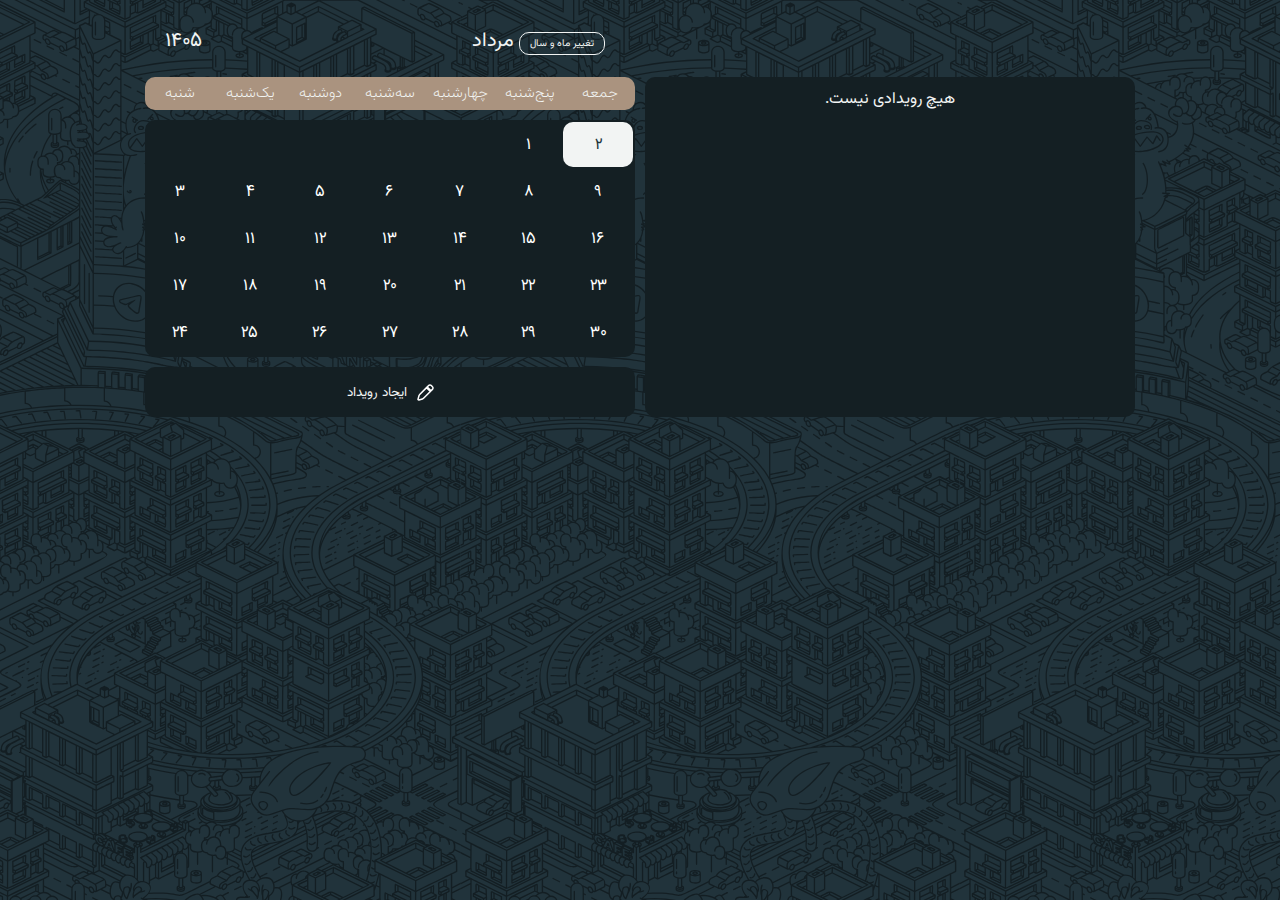
<file: index.html>
<!DOCTYPE html>
<html lang="en">
<head>
    <meta charset="UTF-8">
    <meta name="viewport" content="width=device-width, initial-scale=1.0">
    <link rel="stylesheet" href="./MainStyle.css">
    <title>Document</title>
</head>
<body>
    <div class="Container">
        <div class="CalendarBody">
            <div class="YearMonth">
                <span id="CurrentYear"></span>
                <span>
                    <span id="CurrentMonth"></span>
                    <div id="ChangeMonth" onclick="ShowChangingForm()">تغییر ماه و سال</div>
                </span>
                
            </div>
            <div class="DayName">
                <span>شنبه</span>
                <span>یک‌شنبه‌</span>
                <span>دوشنبه</span>
                <span>سه‌شنبه</span>
                <span>چهارشنبه</span>
                <span>پنج‌شنبه</span>
                <span>جمعه</span>
            </div>
            <table>
                <tbody id="CalBody">
                </tbody>
            </table>
            <button class="AddEvent"><div>ایجاد رویداد<img src="./Photos/pen-solid.svg" alt=""></div></button>

        </div>
        <div class="sprtr"></div>
        <div class="EventShow">
            <div class="payam">هیچ رویدادی نیست.</div>
        </div>
    </div>
    <div id="ChangingFormParent">
        <form class="ChangingForm">
            <input type="number" placeholder="سال" id="ThisYear" max="2000" min="1300">
            <input type="number" placeholder="ماه" id="ThisMonth" max="12" min="1">
            <div type="submit" class="submit-btn" onclick="LoadFromThis()">ثــبـت</div>
            <div type="submit" class="cancel-btn" onclick="HideChangingForm()">انصراف</div>
        </form>
    </div> 
    <script src="./DateCalendar.js"></script>
</body>
</html>
</file>
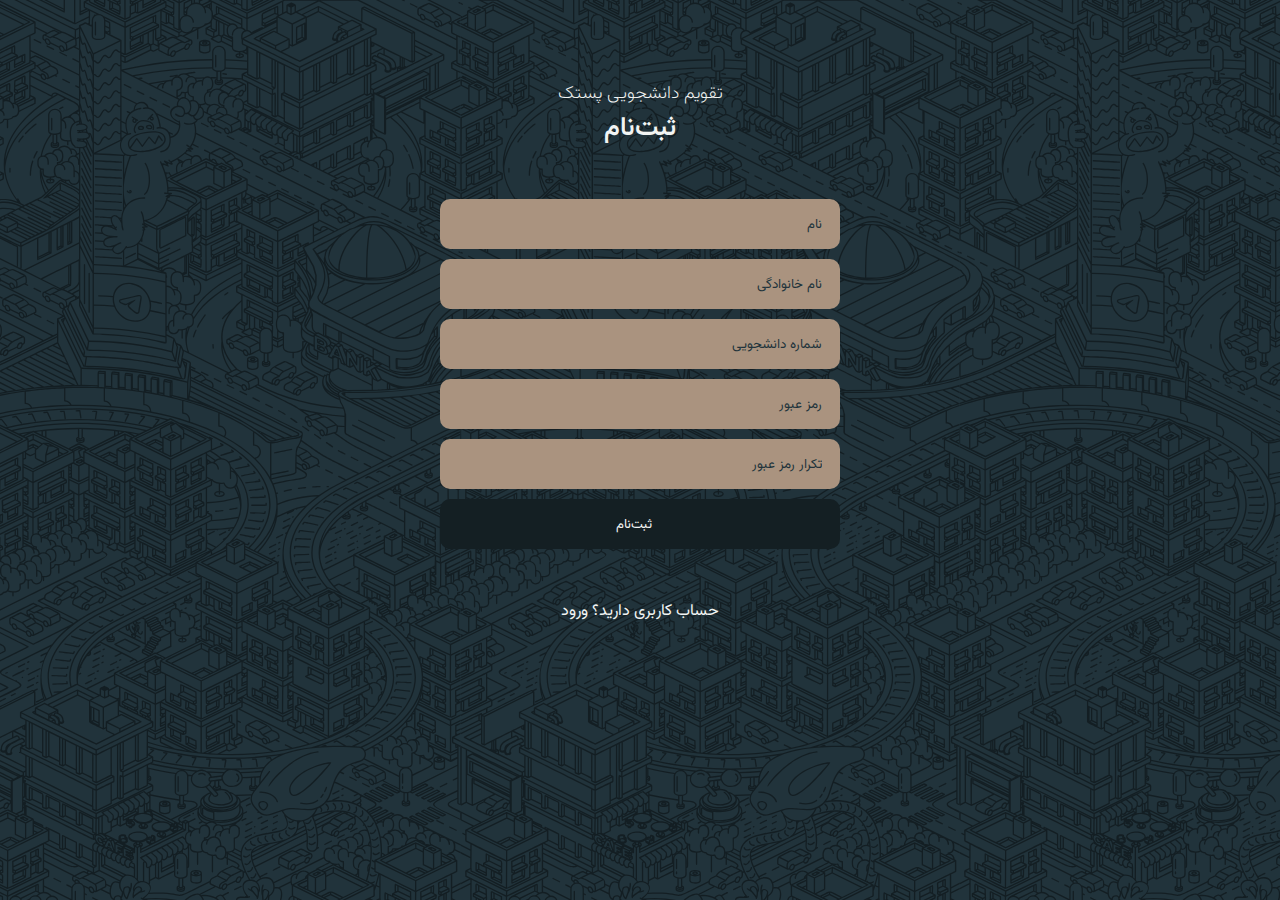
<file: 1.Register.html>
<!DOCTYPE html>
<html lang="en">
<head>
    <meta charset="UTF-8">
    <meta name="viewport" content="width=device-width, initial-scale=1.0">
    <title>ثبت‌نام</title>
    <link rel="stylesheet" href="./style.css">
</head>
<body>
    <div class="register-form">
        <div>تقویم دانشجویی پستک</div>
        <div>ثبت‌نام</div>
        <form>
            <input type="text" id="fname" name="fname" placeholder="نام" required><br>
            <input type="text" id="lname" name="lname" placeholder="نام خانوادگی" required><br>
            <input type="number" id="StuNum" name="StuNum" placeholder="شماره دانشجویی" max=9999999999 min="1111111111" required><br>
            <input type="password" id="password" name="password" placeholder="رمز عبور" required><br>
            <input type="password" id="re_password" name="re_password" placeholder="تکرار رمز عبور" required><br>
            <input type="submit" class="submit-btn" value="ثبت‌نام">
        </form>
        <div class="AccQs">
            <span>حساب کاربری دارید؟</span>
            <span onclick="window.location.href = '2.Login.html';">ورود</span>
        </div>
    </div>
</body>
</html>
</file>
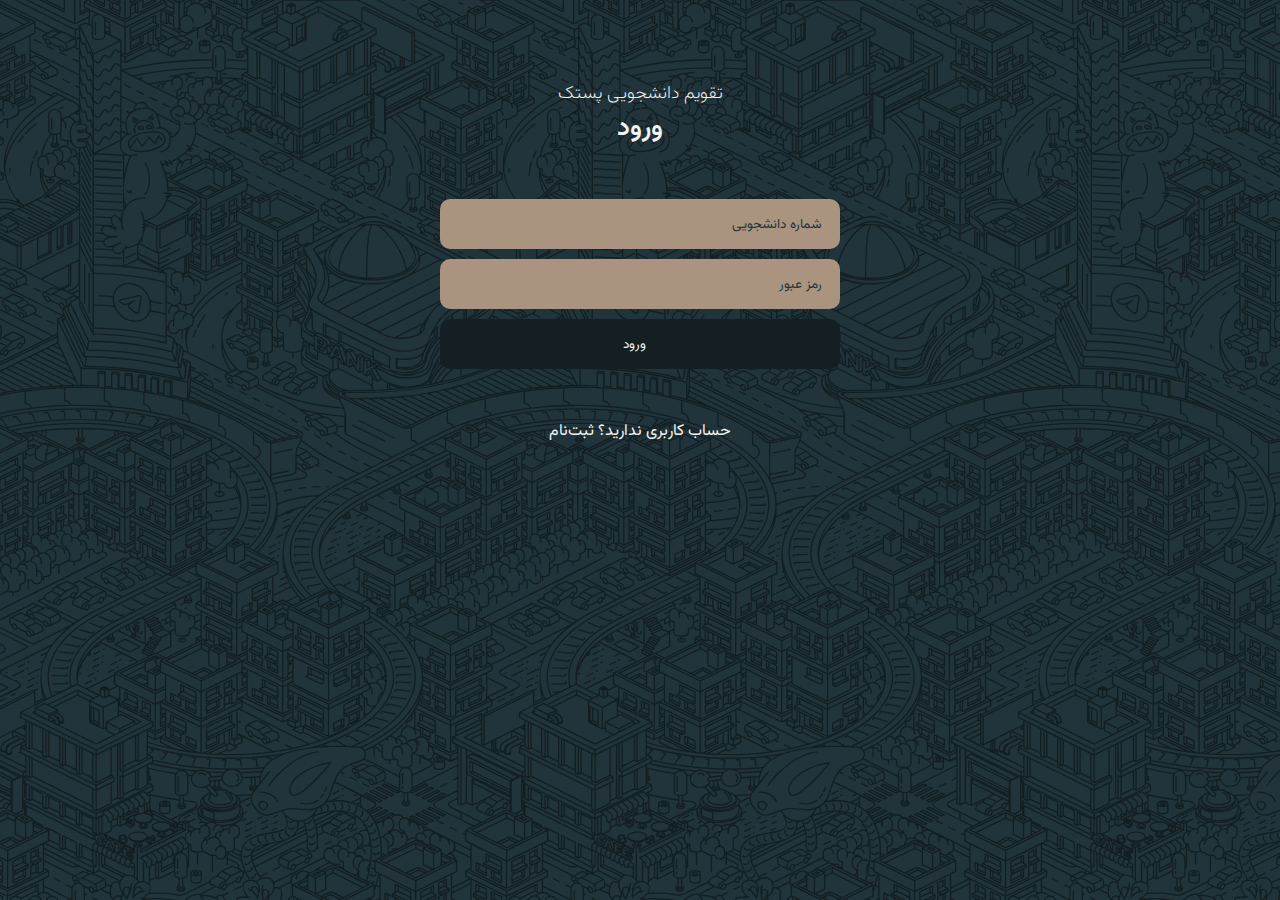
<file: 2.Login.html>
<!DOCTYPE html>
<html lang="en">
<head>
    <meta charset="UTF-8">
    <meta name="viewport" content="width=device-width, initial-scale=1.0">
    <title>ورود به حساب کاربری</title>
    <link rel="stylesheet" href="./style.css">
</head>
<body>
    <div class="register-form">
        <div>تقویم دانشجویی پستک</div>
        <div>ورود</div>
        <form>
            <input type="number" id="StuNum" name="StuNum" placeholder="شماره دانشجویی" max="9999999999" min="1111111111"><br>
            <input type="password" id="password" name="password" placeholder="رمز عبور" required><br>
            <input type="submit" class="submit-btn" value="ورود">
        </form>
        <div class="AccQs">
            <span>حساب کاربری ندارید؟</span>
            <span onclick="window.location.href = '1.Register.html';">ثبت‌نام</span>
        </div>
    </div>
</body>
</html>
</file>
<file: MainStyle.css>
@import url('https://fonts.googleapis.com/css2?family=Vazirmatn:wght@200;400;600;800&display=swap');
@font-face { font-family: FaNum; src: url('./IRANSansFaNum.ttf'); } 
*{
    font-family: 'Vazirmatn';
    -moz-box-sizing: border-box; 
    -webkit-box-sizing: border-box; 
    box-sizing: border-box; 
}
body{
    background-image: url("./Photos/‌Background\ Pattern.svg");
    background-color: #21333B;
    display: flex;
    justify-content: center;
    padding: 0;
    margin: 0;
    color: #F2F4F3;
}
.Container{
    display: flex;
    justify-content: center;
}
#CurrentYear{font-family: FaNum;}
.YearMonth{
    padding: 20px;
    font-size: 20px;
    display: inline-flex;
    justify-content: space-between;
}
#ChangeMonth{
    display: inline;
    border: 1px solid #F2F4F3;
    border-radius: 10px;
    font-size: 10px;
    padding: 3px 10px;
    margin-right: 10px;
    cursor: pointer;
}
.CalendarBody{
    margin: 5px;
    max-width: 490px;
    display:flex;
    flex-direction: column;
}
.DayName{
    text-align: center;
    background: #AA937F;
    border-radius: 10px;
    margin-bottom: 10px;
    display: flex;
    justify-content: space-around;
    overflow: hidden;
    padding: 5px 0px;
}
.DayName span{
    font-size: 15px;
    font-weight: 200;
    width: 70px;
}
table{
    background: #141F23;
    border-radius: 10px;
}
td{
    text-align: center;
    border: 0;
    color: #ffffff;
    margin-bottom: 10px;
    font-family: FaNum;
    border-radius: 10px;
    padding: 10px;
}
#CalBody td:hover{
    background-color: #21333B;
}
.AddEvent{
    margin-top: 10px;
    height: 50px;
    border-radius: 10px;
    background-color: #141F23;
    color: #F2F4F3;
    text-align: center;
    border: none;
}
.AddEvent div{
    display: flex;
    justify-content: center;
}
.AddEvent img{
    margin-left: 10px;
}
.AddEvent:hover{
    background-color: #F2F4F3;
    color: #141F23;
    fill: #141F23;
}
.sprtr{
    display: none;
    height: 2px;
    width: 500px;
    background: #f2f4f378;
    margin: 10px 0px;
    border-radius: 10px;
}
.EventShow{
    padding: 10px;
    background-color: #141F23;
    border-radius: 10px;
    margin: 5px;
    display:flex;
    flex-direction: column;
    margin-top: 77px;
    width: 490px;
    text-align: center;
}
.payam{
    direction: rtl;
}
#ChangingFormParent{
    height: 100%;
    width: 100%;
    position: absolute;
    background-color: #ffffff2b;
    backdrop-filter: blur(5px);
    display: none;
    align-items: center;
    justify-content: center;
}
.ChangingForm{
    background-color: #141F23;
    padding: 20px;
    border-radius: 10px;
    width: 280px;
}
.ChangingForm input{
    width: 100%;
    width: 100%;
    border-radius: 10px;
    text-align: right;
    padding-top: 3px;
    padding-right: 10px;
    height: 40px;
}
.ChangingForm div:nth-of-type(1){
    background-color: #AA937F;
    width: 100%;
    border-radius: 10px;
    text-align: center;
    margin-top: 10px;
    padding-top: 3px;
    height: 32px;
    border: none;
}
.ChangingForm div:nth-of-type(2){
    background-color: #141F23;
    width: 100%;
    border-radius: 10px;
    text-align: center;
    margin-top: 10px;
    padding-top: 3px;
    height: 32px;
    color: #F2F4F3;
    border: 1px solid #F2F4F3;
}
@media only screen and (max-device-width: 1000px){
    .Container{
        flex-direction: column;
        align-items: center;
    }
    .EventShow{margin-top: 5px;}
    .sprtr{width: 470px;display: block;}
}
@media only screen and (max-device-width: 550px){
    .CalendarBody, .EventShow{
        width: 350px;
    }
    .DayName span{
        width: 50px;
        font-size: 12px;
    }
    .sprtr{width: 330px}
}
@media only screen and (max-device-width: 375px){
    .CalendarBody, .EventShow{width: 280px;}
    .DayName span{
        width: 40px;
        font-size: 10px;
    }
    td{
        font-size: 12px;
        padding: 7px 5px;
    }
    .sprtr{width: 260px;}
}
</file>
<file: style.css>
@import url('https://fonts.googleapis.com/css2?family=Vazirmatn:wght@200;400;600;800&display=swap');
*{
    font-family: 'Vazirmatn';
    -moz-box-sizing: border-box; 
    -webkit-box-sizing: border-box; 
    box-sizing: border-box; 
}
body{
    background-image: url("./Photos/‌Background\ Pattern.svg");
    background-color: #21333B;
    display: flex;
    flex-direction: column;
    padding: 0;
    margin: 0;
    color: #F2F4F3;
}
.register-form{
    margin: auto;
    display: flex;
    flex-direction: column;
    justify-content: center;
    align-items: center;
    width: 90%;
}
.register-form div:nth-child(1){
    margin-top: 80px;
    font-weight: 200;
    font-size: 18px;
}
.register-form div:nth-child(2){
    font-weight: 600;
    font-size: 26px;
    margin-bottom: 50px;
}
form{
    width: 100%;
    max-width: 400px;
}
input{
    background: #AA937F;
    border-radius: 10px;
    height: 50px;
    padding-right: 18px;
    border: 0;
    text-align: right;
    color: #21333B;
    width: 100%;
    margin-bottom: 10px;
}
input::placeholder{color: #21333B;}
input::-webkit-outer-spin-button,
input::-webkit-inner-spin-button {
  -webkit-appearance: none;
  margin: 0;
}
.submit-btn{
    background-color: #141F23;
    color: #F2F4F3;
    text-align: center;
    margin-bottom: 50px;
}
.submit-btn:hover{
    background-color: #F2F4F3;
    color: #141F23;
}
.AccQs span:nth-child(2):hover{
    cursor: pointer;
    color: #AA937F;
}
</file>
